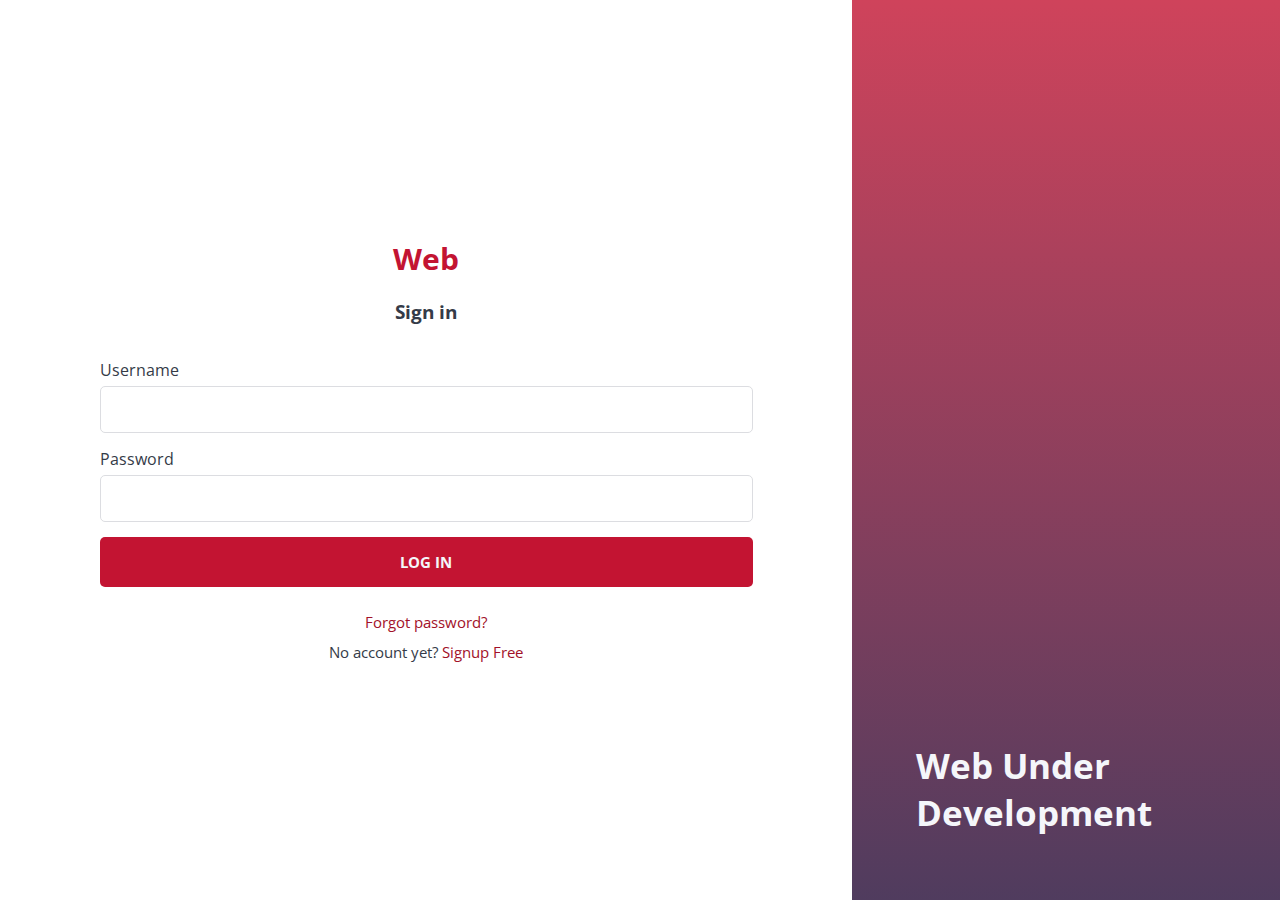
<file: web page/login.html>
<html>
    <head>
    <title> Web Development </title>
    <link rel="stylesheet"  href = "login-css.css"></link>
    </head>

    <body>
        <section>
            <div class="login-form">
                <h1><span id="company-name">Web</span> <i class="fas fa-atlas"></i></h1>
                <h3>Sign in</h3>
               

                <form>
                    <label for="name">Username</label>
                    <input type="text" id="name" name="name" />

                    <label for="password">Password</label>
                    <input type="password" id="password" name="password" />

                    <button>Log in</button>
                </form>

                <div class="text-info">
                    <a href="#">Forgot password?</a>
                    <p>No account yet? <a href="#">Signup Free</a></p>
                </div>
            </div>
            <div class="login-img">
                <h1>Web Under Development</h1>
                
            </div>
        </section>
    </body>

</html>
</file>
<file: web page/login-css.css>
@import url('https://fonts.googleapis.com/css2?family=Open+Sans:wght@300;400;600;700&display=swap');

html {
    box-sizing: border-box;
    font: 62.5% "Open Sans", sans-serif;
}

*,
*::before,
*::after {
    box-sizing: inherit;
}

body {
    color: #353b48;
    font-size: 1.6rem;
    margin: 0;
    padding: 0;
}

h1, h3, p {
    margin: 0;
}

/* login */

section {
    display: flex;
}

.login-img {
    display: none;
}

.login-form {
    height: 100vh;
    max-width: 80%;
    margin: auto;
    display: flex;
    flex-direction: column;
    align-items: center;
    justify-content: center;
}

#company-name {
    display: none;
}

.login-form h1 {
    color: #c31432;
    font-size: 5rem;
    padding-bottom: 20px;
}

.login-form p {
    font-size: 1.8rem;
}

.login-form h3 {
    padding-bottom: 10px;
}

form {
    display: flex;
    flex-wrap: wrap;
    margin: 25px 0;
}

form > * {
    flex: 100%;
}

input {
    border:1px solid #dcdde1;
    margin-bottom: 15px;
}

input:focus {
    outline: none;
    border-color: rgba(195, 20, 50, 0.4);
    box-shadow: 0 0 4px rgba(195, 20, 50, 0.5);
}

label {
    margin-bottom: 5px;
}

input, button {
    border-radius: 5px;
    padding: 15px;
}

button {
    background-color: #c31432;
    border: none;
    color: #f5f6fa;
    font-family: inherit;
    font-weight: 700;
    font-size: 1.5rem;
    text-transform: uppercase;
    transition: background-color linear .3s;
}

button:active,
button:hover {
    background-color: #a21129;
}

.text-info {
    text-align: center;
}

.text-info a,
.text-info p {
    font-size: 1.5rem;
}

.text-info p {
    padding-top: 10px;
}

.text-info a {
    color: #a21129;
    text-decoration: none;
    transition: color ease-in .3s;
}

.text-info a:active,
.text-info a:hover {
    color: #353b48;
}

/* media queries */
@media screen and (min-width:990px) {
    .login-img,
    .login-form {
        padding: 5%;
    }
    .login-form #company-name {
        display: inline;
    }

    .login-form h1 {
        font-size: 3rem;
    }

    .login-form i {
        font-size: 2.5rem;
        vertical-align: super;
    }

    .login-img {
        background: linear-gradient(to bottom, rgba(195, 20, 50, 0.8), rgba(36, 11, 54, 0.8)),
        url(https://images.unsplash.com/photo-1521737711867-e3b97375f902?ixlib=rb-1.2.1&ixid=eyJhcHBfaWQiOjEyMDd9&auto=format&fit=crop&w=1234&q=80);
        background-position: center;
        background-size: cover;
        display: flex;
        flex-direction: column;
        justify-content: flex-end;
        align-items: flex-end;
    }

    .login-img h1,
    .login-img p {
        width: 300px;
    }

    .login-img h1 {
        color: #f5f6fa;
        font-size: 3.5rem;
    }

    .login-img p {
        color: #bebebe;
        line-height: 1.5;
    }
}
</file>
